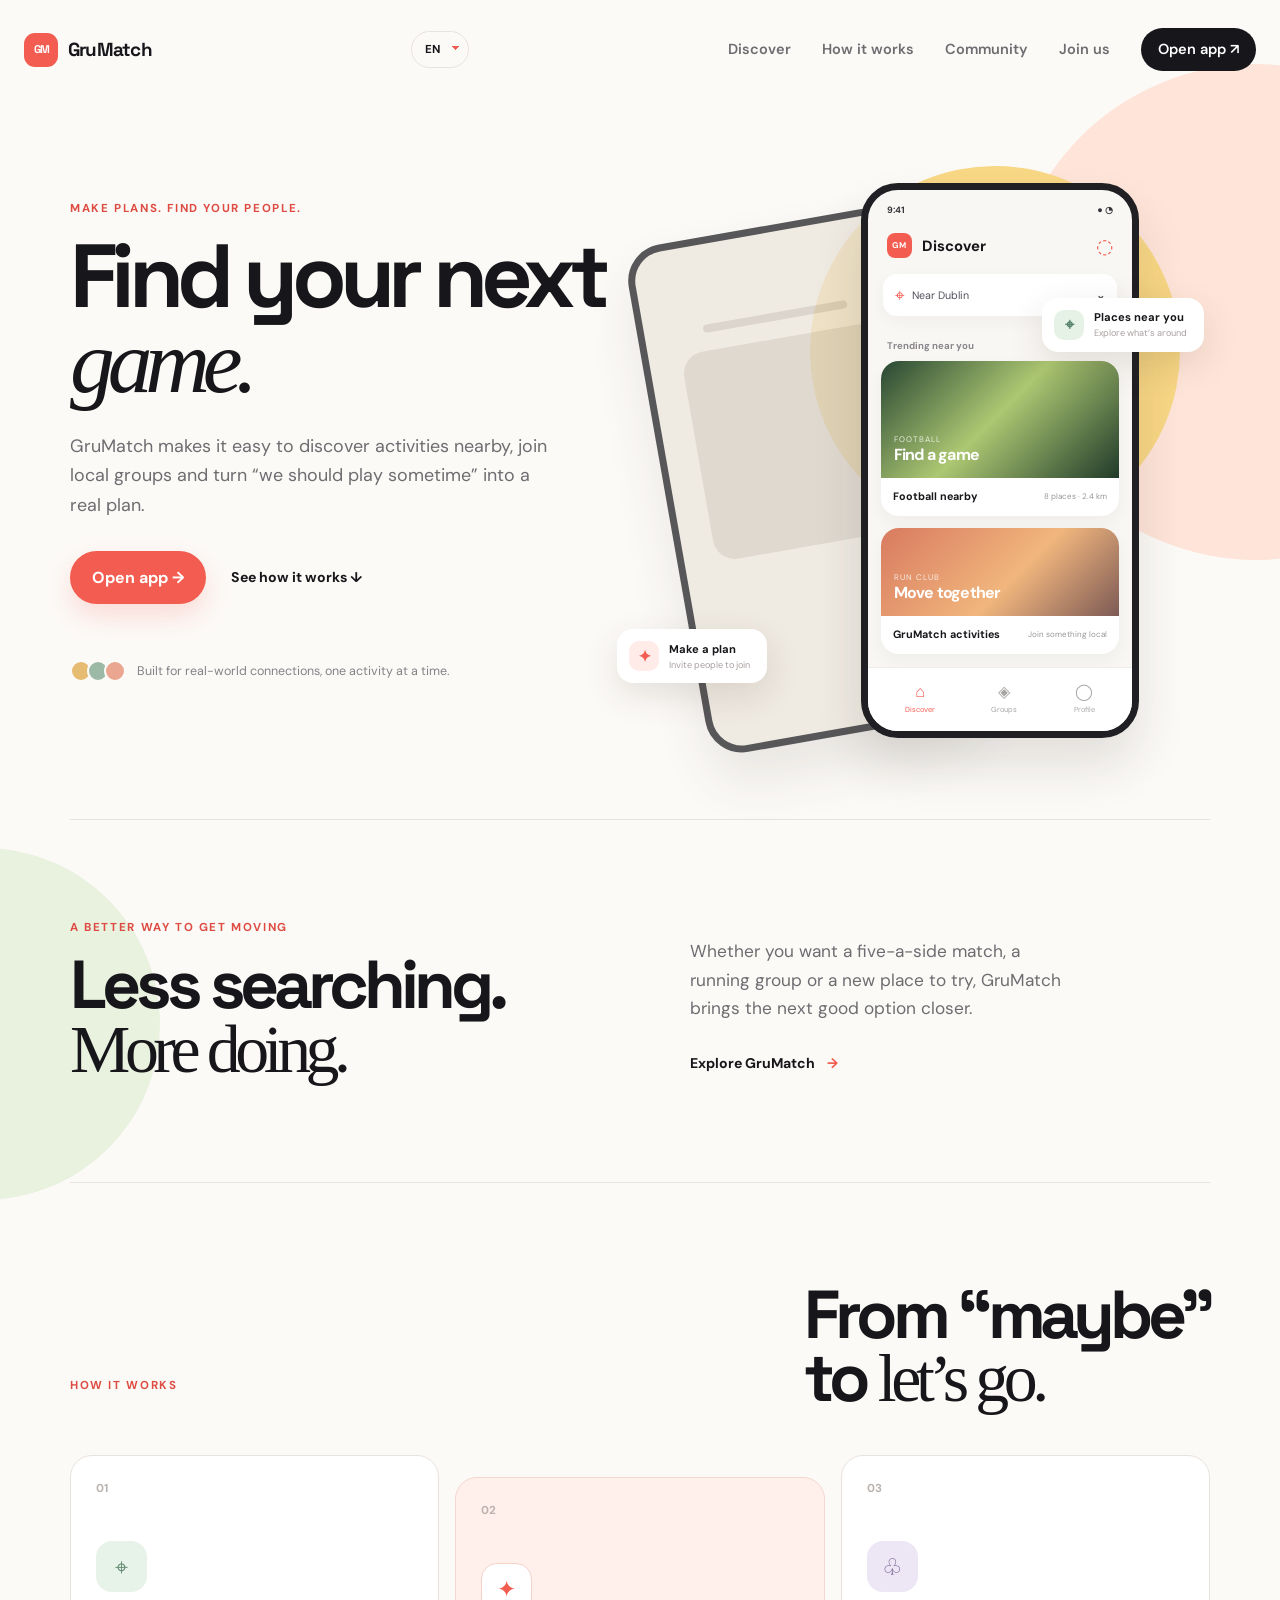
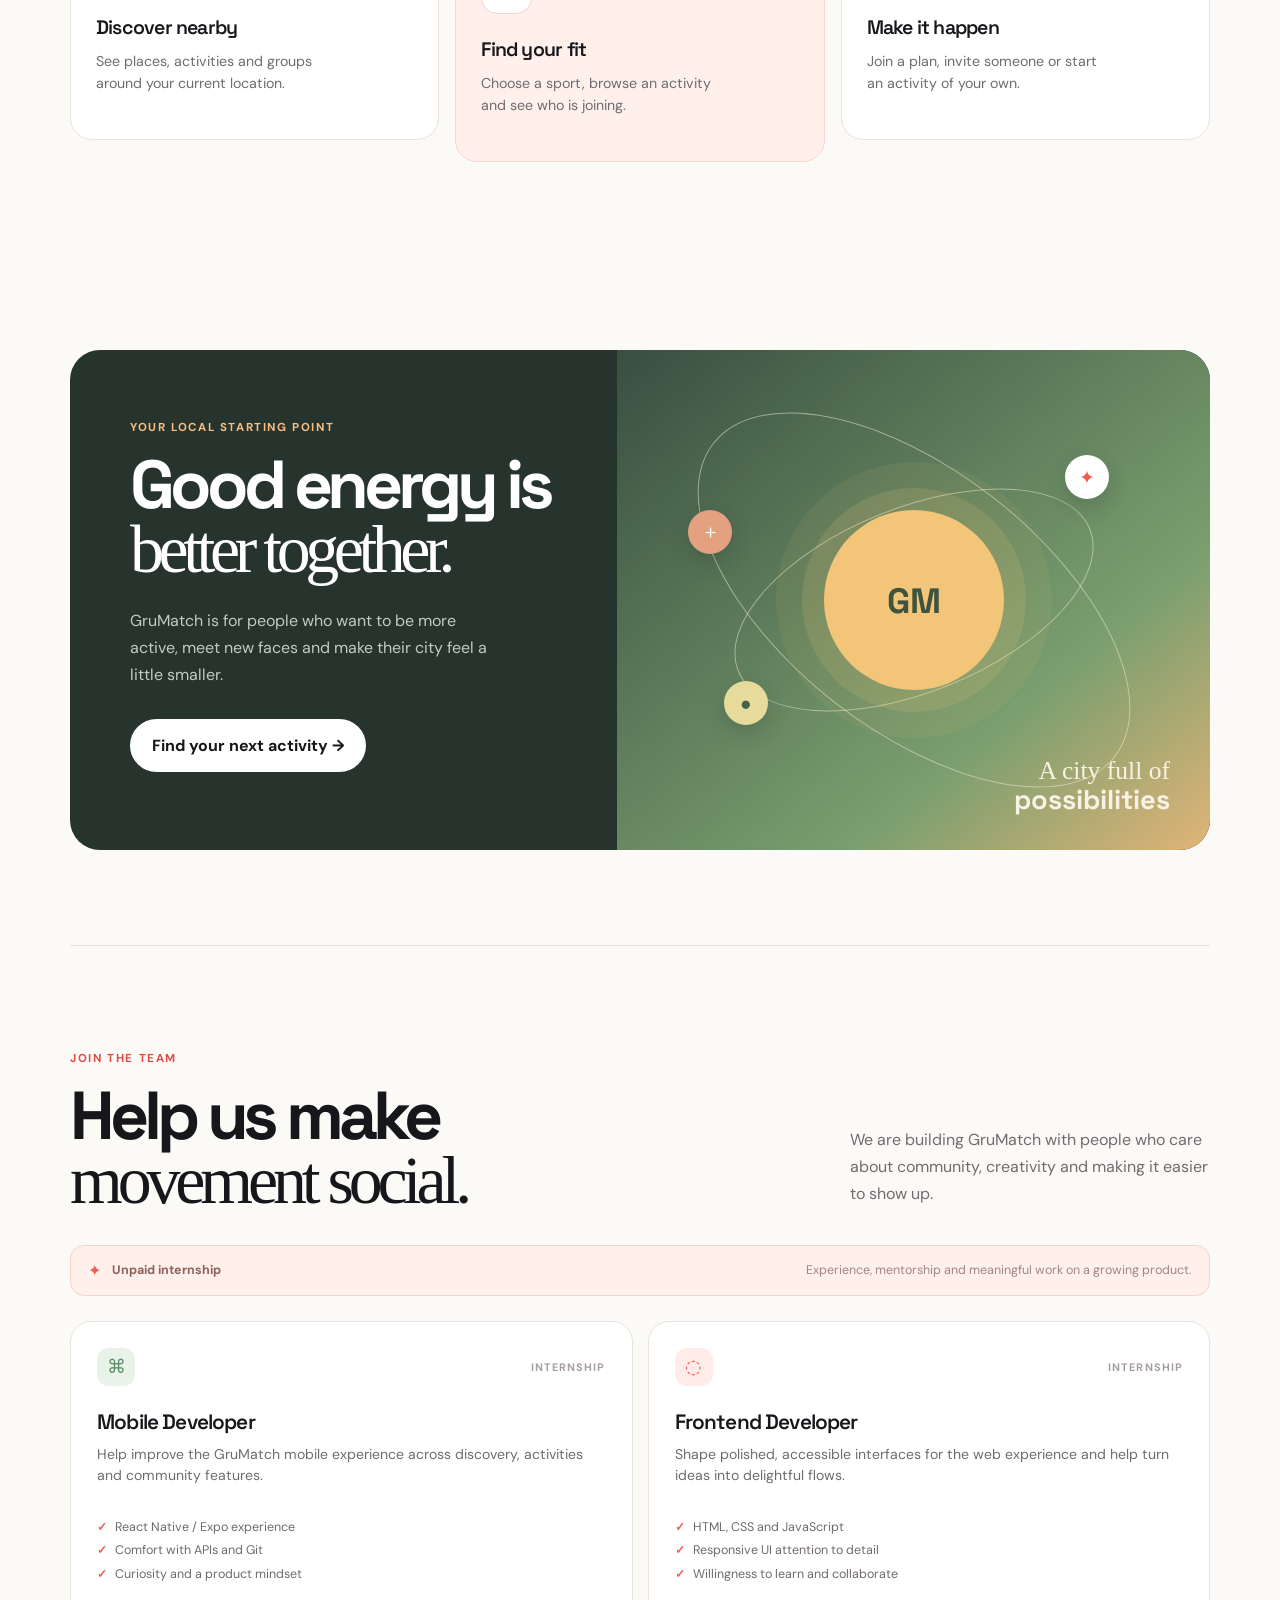
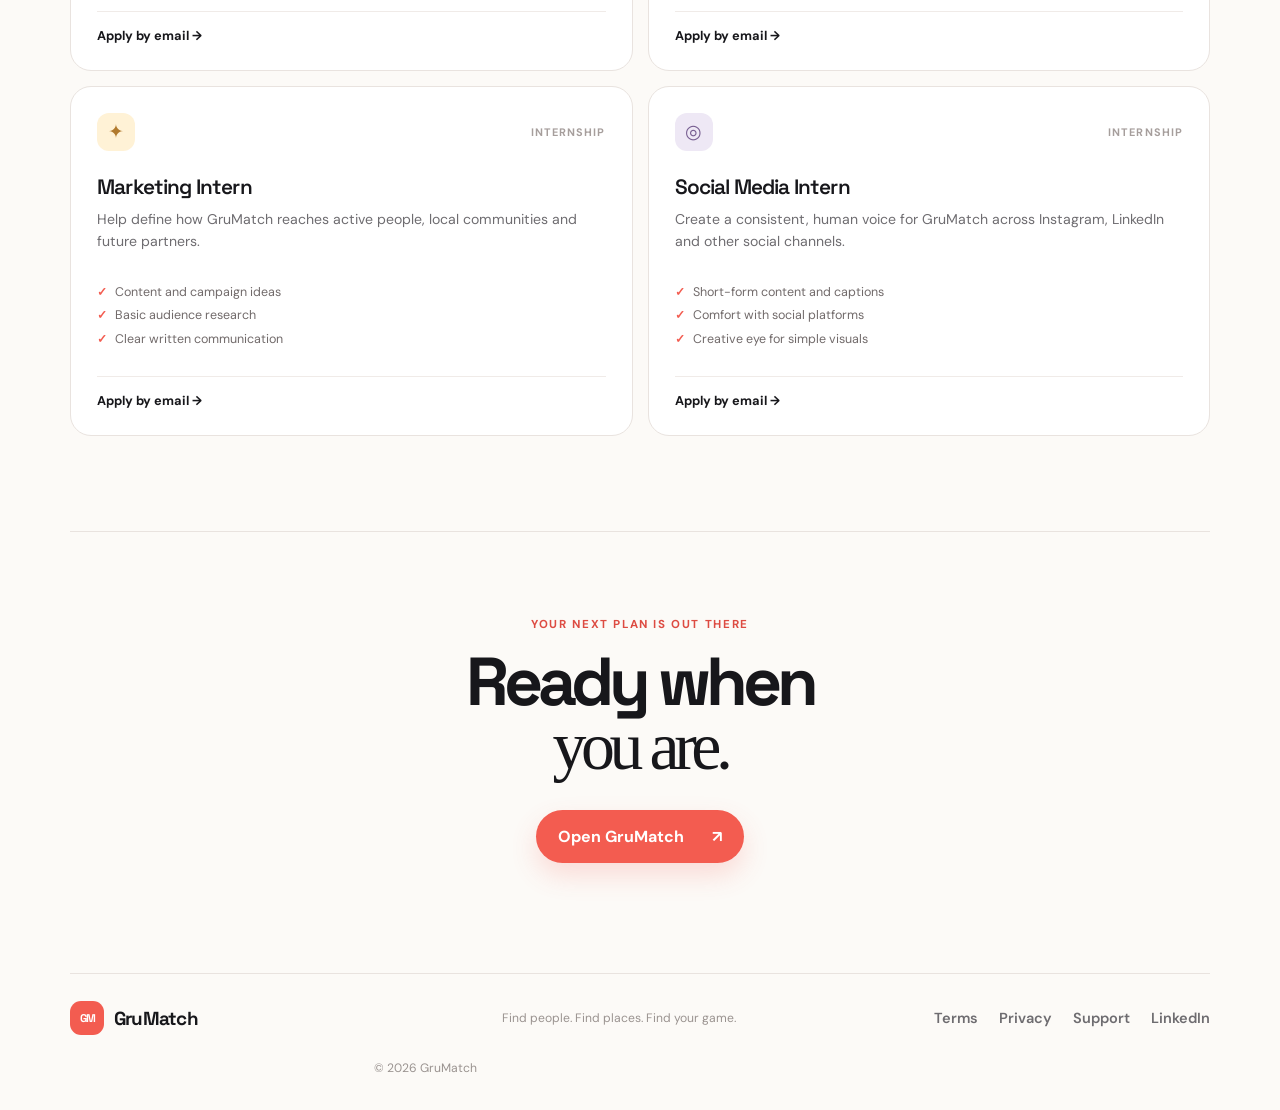
<file: index.html>
<!doctype html>
<html lang="en">
  <head>
    <meta charset="UTF-8" />
    <meta name="viewport" content="width=device-width, initial-scale=1.0" />
    <meta name="description" content="GruMatch helps you discover nearby sports, activities and people to play with." />
    <meta name="theme-color" content="#f45c4e" />
    <link rel="canonical" href="https://play.grumatch.com/" />
    <link rel="icon" type="image/svg+xml" href="share-card.svg" />
    <meta property="og:type" content="website" />
    <meta property="og:url" content="https://play.grumatch.com/" />
    <meta property="og:title" content="GruMatch — Find your next game" />
    <meta property="og:description" content="Discover sports, activities, groups and people near you with GruMatch." />
    <meta property="og:image" content="https://play.grumatch.com/share-card.svg" />
    <meta property="og:image:alt" content="GruMatch — Find your next game" />
    <meta name="twitter:card" content="summary_large_image" />
    <meta name="twitter:title" content="GruMatch — Find your next game" />
    <meta name="twitter:description" content="Discover sports, activities, groups and people near you with GruMatch." />
    <meta name="twitter:image" content="https://play.grumatch.com/share-card.svg" />
    <title>GruMatch — Find your next game</title>
    <link rel="preconnect" href="https://fonts.googleapis.com" />
    <link rel="preconnect" href="https://fonts.gstatic.com" crossorigin />
    <link href="https://fonts.googleapis.com/css2?family=DM+Sans:wght@400;500;600;700&family=Space+Grotesk:wght@500;600;700&display=swap" rel="stylesheet" />
    <link rel="stylesheet" href="style.css" />
    <link rel="stylesheet" href="careers.css" />
    <link rel="stylesheet" href="language.css" />
  </head>
  <body>
    <div class="page-glow page-glow--one" aria-hidden="true"></div>
    <div class="page-glow page-glow--two" aria-hidden="true"></div>
    <header class="site-header">
      <a class="brand" href="#top" aria-label="GruMatch home"><span class="brand-mark" aria-hidden="true"><span>G</span><span>M</span></span><span>GruMatch</span></a>
      <div class="header-actions"><label class="language-picker"><span class="sr-only">Language</span><select id="language-select" aria-label="Language"><option value="en">EN</option><option value="pt">PT</option><option value="es">ES</option><option value="fr">FR</option><option value="it">IT</option></select></label><button class="menu-toggle" type="button" aria-expanded="false" aria-controls="site-nav">Menu</button></div>
      <nav id="site-nav" class="site-nav" aria-label="Main navigation">
        <a href="#discover">Discover</a><a href="#how-it-works">How it works</a><a href="#community">Community</a><a href="#careers">Join us</a><a class="nav-cta" href="https://www.grumatch.com">Open app <span aria-hidden="true">↗</span></a>
      </nav>
    </header>
    <main id="top">
      <section class="hero section-shell">
        <div class="hero-copy">
          <p class="eyebrow"><span class="eyebrow-dot"></span> Make plans. Find your people.</p>
          <h1>Find your next <em>game.</em></h1>
          <p class="hero-lede">GruMatch makes it easy to discover activities nearby, join local groups and turn “we should play sometime” into a real plan.</p>
          <div class="hero-actions"><a class="button button--primary" href="https://www.grumatch.com">Start exploring <span aria-hidden="true">→</span></a><a class="text-link" href="#how-it-works">See how it works <span aria-hidden="true">↓</span></a></div>
          <div class="hero-note"><span class="mini-avatars" aria-hidden="true"><i></i><i></i><i></i></span><span>Built for real-world connections, one activity at a time.</span></div>
        </div>
        <div class="hero-visual" aria-label="GruMatch app preview">
          <div class="sun-disc" aria-hidden="true"></div>
          <div class="phone phone--back" aria-hidden="true"><div class="phone-top"></div><div class="ghost-line"></div><div class="ghost-card"></div></div>
          <div class="phone phone--front">
            <div class="phone-top"><span>9:41</span><span>● ◔</span></div><div class="app-header"><span class="app-logo">GM</span><strong>Discover</strong><span class="bell">◌</span></div>
            <div class="location-pill"><span>⌖</span> Near Dublin <b>⌄</b></div><p class="phone-label">Trending near you</p>
            <div class="activity-card"><div class="activity-art art--football"><span>FOOTBALL</span><strong>Find a game</strong></div><div class="activity-meta"><strong>Football nearby</strong><span>8 places · 2.4 km</span></div></div>
            <div class="activity-card"><div class="activity-art art--run"><span>RUN CLUB</span><strong>Move together</strong></div><div class="activity-meta"><strong>GruMatch activities</strong><span>Join something local</span></div></div>
            <div class="phone-tabs"><span class="active">⌂<small>Discover</small></span><span>◈<small>Groups</small></span><span>◯<small>Profile</small></span></div>
          </div>
          <div class="floating-tag floating-tag--near"><span class="tag-icon">⌖</span><span><strong>Places near you</strong><small>Explore what’s around</small></span></div><div class="floating-tag floating-tag--match"><span class="tag-icon tag-icon--coral">✦</span><span><strong>Make a plan</strong><small>Invite people to join</small></span></div>
        </div>
      </section>
      <section id="discover" class="section-shell section-block discover-block"><div class="section-intro"><p class="eyebrow">A better way to get moving</p><h2>Less searching.<br /><span>More doing.</span></h2></div><div class="discover-copy"><p>Whether you want a five-a-side match, a running group or a new place to try, GruMatch brings the next good option closer.</p><a class="arrow-link" href="https://www.grumatch.com">Explore GruMatch <span>→</span></a></div></section>
      <section id="how-it-works" class="section-shell section-block steps-block"><div class="section-heading"><p class="eyebrow">How it works</p><h2>From “maybe”<br />to <span>let’s go.</span></h2></div><div class="steps-grid"><article class="step-card"><div class="step-number">01</div><div class="step-icon step-icon--pin">⌖</div><h3>Discover nearby</h3><p>See places, activities and groups around your current location.</p></article><article class="step-card step-card--highlight"><div class="step-number">02</div><div class="step-icon step-icon--spark">✦</div><h3>Find your fit</h3><p>Choose a sport, browse an activity and see who is joining.</p></article><article class="step-card"><div class="step-number">03</div><div class="step-icon step-icon--people">♧</div><h3>Make it happen</h3><p>Join a plan, invite someone or start an activity of your own.</p></article></div></section>
      <section id="community" class="section-shell community-block"><div class="community-panel"><div class="community-copy"><p class="eyebrow">Your local starting point</p><h2>Good energy is<br /><span>better together.</span></h2><p>GruMatch is for people who want to be more active, meet new faces and make their city feel a little smaller.</p><a class="button button--light" href="https://www.grumatch.com">Find your next activity <span aria-hidden="true">→</span></a></div><div class="community-art" aria-hidden="true"><div class="orbit orbit--one"></div><div class="orbit orbit--two"></div><div class="community-sun">GM</div><div class="person person--one">✦</div><div class="person person--two">●</div><div class="person person--three">＋</div><div class="community-caption">A city full of<br /><strong>possibilities</strong></div></div></div></section>
      <section id="careers" class="section-shell careers-block">
        <div class="careers-heading"><div><p class="eyebrow">Join the team</p><h2>Help us make<br /><span>movement social.</span></h2></div><p>We are building GruMatch with people who care about community, creativity and making it easier to show up. These are unpaid internships designed to provide practical experience and portfolio-ready work.</p></div>
        <div class="careers-note"><span>✦</span><strong>Unpaid internship</strong><span>Experience, mentorship and meaningful work on a growing product.</span></div>
        <div class="job-grid">
          <article class="job-card"><div class="job-top"><span class="job-icon">⌘</span><span class="job-type">Internship</span></div><h3>Mobile Developer</h3><p>Help improve the GruMatch mobile experience across discovery, activities and community features.</p><ul><li>React Native / Expo experience</li><li>Comfort with APIs and Git</li><li>Curiosity and a product mindset</li></ul><a href="mailto:supportgrumatch@gmail.com?subject=Mobile%20Developer%20Internship" class="job-link">Apply by email <span>→</span></a></article>
          <article class="job-card"><div class="job-top"><span class="job-icon job-icon--coral">◌</span><span class="job-type">Internship</span></div><h3>Frontend Developer</h3><p>Shape polished, accessible interfaces for the web experience and help turn ideas into delightful flows.</p><ul><li>HTML, CSS and JavaScript</li><li>Responsive UI attention to detail</li><li>Willingness to learn and collaborate</li></ul><a href="mailto:supportgrumatch@gmail.com?subject=Frontend%20Developer%20Internship" class="job-link">Apply by email <span>→</span></a></article>
          <article class="job-card"><div class="job-top"><span class="job-icon job-icon--gold">✦</span><span class="job-type">Internship</span></div><h3>Marketing Intern</h3><p>Help define how GruMatch reaches active people, local communities and future partners.</p><ul><li>Content and campaign ideas</li><li>Basic audience research</li><li>Clear written communication</li></ul><a href="mailto:supportgrumatch@gmail.com?subject=Marketing%20Internship" class="job-link">Apply by email <span>→</span></a></article>
          <article class="job-card"><div class="job-top"><span class="job-icon job-icon--purple">◎</span><span class="job-type">Internship</span></div><h3>Social Media Intern</h3><p>Create a consistent, human voice for GruMatch across Instagram, LinkedIn and other social channels.</p><ul><li>Short-form content and captions</li><li>Comfort with social platforms</li><li>Creative eye for simple visuals</li></ul><a href="mailto:supportgrumatch@gmail.com?subject=Social%20Media%20Internship" class="job-link">Apply by email <span>→</span></a></article>
        </div>
      </section>
      <section class="section-shell final-cta"><p class="eyebrow">Your next plan is out there</p><h2>Ready when<br /><span>you are.</span></h2><a class="button button--primary" href="https://www.grumatch.com">Open GruMatch <span aria-hidden="true">↗</span></a></section>
    </main>
    <footer class="site-footer section-shell"><a class="brand" href="#top"><span class="brand-mark" aria-hidden="true"><span>G</span><span>M</span></span><span>GruMatch</span></a><p>Find people. Find places. Find your game.</p><div class="footer-links"><a href="https://www.grumatch.com/terms">Terms</a><a href="https://www.grumatch.com/privacy">Privacy</a><a href="mailto:supportgrumatch@gmail.com">Support</a><a href="https://www.linkedin.com/company/grumatch" target="_blank" rel="noopener noreferrer">LinkedIn</a></div><small>© 2026 GruMatch</small></footer>
    <script>
      const toggle=document.querySelector('.menu-toggle'),nav=document.querySelector('.site-nav');toggle?.addEventListener('click',()=>{const open=nav.classList.toggle('is-open');toggle.setAttribute('aria-expanded',String(open))});nav?.querySelectorAll('a').forEach(link=>link.addEventListener('click',()=>{nav.classList.remove('is-open');toggle?.setAttribute('aria-expanded','false')}));
      const copy={en:{nav:['Discover','How it works','Community','Join us','Open app ↗'],heroEyebrow:'Make plans. Find your people.',heroTitle:'Find your next <em>game.</em>',heroLead:'GruMatch makes it easy to discover activities nearby, join local groups and turn “we should play sometime” into a real plan.',heroButton:'Start exploring →',heroLink:'See how it works ↓',discoverEyebrow:'A better way to get moving',discoverTitle:'Less searching.<br><span>More doing.</span>',discoverText:'Whether you want a five-a-side match, a running group or a new place to try, GruMatch brings the next good option closer.',howEyebrow:'How it works',howTitle:'From “maybe”<br>to <span>let’s go.</span>',communityEyebrow:'Your local starting point',communityTitle:'Good energy is<br><span>better together.</span>',communityText:'GruMatch is for people who want to be more active, meet new faces and make their city feel a little smaller.',careersEyebrow:'Join the team',careersTitle:'Help us make<br><span>movement social.</span>',careersText:'We are building GruMatch with people who care about community, creativity and making it easier to show up.',finalEyebrow:'Your next plan is out there',finalTitle:'Ready when<br><span>you are.</span>'},pt:{nav:['Descobrir','Como funciona','Comunidade','Junte-se','Abrir app ↗'],heroEyebrow:'Faça planos. Encontre sua gente.',heroTitle:'Encontre seu próximo <em>jogo.</em>',heroLead:'O GruMatch ajuda você a descobrir atividades perto de você, participar de grupos locais e transformar “a gente deveria jogar qualquer dia” em um plano de verdade.',heroButton:'Começar a explorar →',heroLink:'Veja como funciona ↓',discoverEyebrow:'Uma forma melhor de se movimentar',discoverTitle:'Menos procura.<br><span>Mais ação.</span>',discoverText:'Seja uma partida de futebol, um grupo de corrida ou um lugar novo para conhecer, o GruMatch aproxima a próxima boa opção.',howEyebrow:'Como funciona',howTitle:'Do “talvez”<br>ao <span>vamos nessa.</span>',communityEyebrow:'Seu ponto de partida local',communityTitle:'Boa energia é<br><span>melhor junto.</span>',communityText:'O GruMatch é para quem quer ser mais ativo, conhecer novas pessoas e fazer a cidade parecer um pouco menor.',careersEyebrow:'Faça parte do time',careersTitle:'Ajude a tornar<br><span>o movimento social.</span>',careersText:'Estamos construindo o GruMatch com pessoas que acreditam em comunidade, criatividade e em facilitar o primeiro passo.',finalEyebrow:'Seu próximo plano está esperando',finalTitle:'Pronto quando<br><span>você estiver.</span>'}};
      const setText=(selector,value)=>{const el=document.querySelector(selector);if(el)el.innerHTML=value};const applyLanguage=(lang)=>{const c=copy[lang]||copy.en;document.documentElement.lang=lang;document.querySelectorAll('.site-nav>a').forEach((el,i)=>el.innerHTML=c.nav[i]);setText('.hero .eyebrow',c.heroEyebrow);setText('.hero h1',c.heroTitle);setText('.hero-lede',c.heroLead);setText('.hero-actions .button',c.heroButton);setText('.hero-actions .text-link',c.heroLink);setText('#discover .eyebrow',c.discoverEyebrow);setText('#discover h2',c.discoverTitle);setText('#discover .discover-copy p',c.discoverText);setText('#how-it-works .eyebrow',c.howEyebrow);setText('#how-it-works h2',c.howTitle);setText('#community .eyebrow',c.communityEyebrow);setText('#community h2',c.communityTitle);setText('#community .community-copy p:not(.eyebrow)',c.communityText);setText('#careers .eyebrow',c.careersEyebrow);setText('#careers h2',c.careersTitle);setText('#careers .careers-heading>p',c.careersText);setText('.final-cta .eyebrow',c.finalEyebrow);setText('.final-cta h2',c.finalTitle);localStorage.setItem('grumatch-language',lang)};const picker=document.querySelector('#language-select');const saved=localStorage.getItem('grumatch-language')||'en';picker.value=saved;applyLanguage(saved);picker.addEventListener('change',e=>applyLanguage(e.target.value));
    </script>
    <script src="language.js"></script>
    <script src="i18n-plus.js"></script>
  </body>
</html>
</file>
<file: style.css>
:root{--ink:#17171b;--muted:#6e6c70;--coral:#f35c50;--coral-dark:#dd4b42;--peach:#fff0ec;--cream:#fcfaf7;--line:#e9e3df;--serif:Georgia,'Times New Roman',serif;--display:'Space Grotesk',sans-serif;--body:'DM Sans',sans-serif}*{box-sizing:border-box}html{scroll-behavior:smooth}body{margin:0;background:var(--cream);color:var(--ink);font-family:var(--body);overflow-x:hidden}.page-glow{position:absolute;z-index:-1;border-radius:50%;pointer-events:none}.page-glow--one{width:31rem;height:31rem;top:4rem;right:-14rem;background:#ffe5d9}.page-glow--two{width:22rem;height:22rem;top:53rem;left:-12rem;background:#e9f1df}.section-shell{width:min(1140px,calc(100% - 48px));margin-inline:auto}.site-header{width:min(1240px,calc(100% - 48px));margin:0 auto;display:flex;align-items:center;justify-content:space-between;padding:28px 0;position:relative;z-index:5}.brand{display:inline-flex;align-items:center;gap:10px;color:var(--ink);font-family:var(--display);font-size:1.18rem;font-weight:700;text-decoration:none;letter-spacing:-.04em}.brand-mark{display:inline-grid;grid-template-columns:1fr 1fr;gap:1px;width:34px;height:34px;background:var(--coral);border-radius:11px;color:#fff;place-items:center;font-family:var(--display);font-size:.7rem;letter-spacing:-.1em;line-height:1}.site-nav{display:flex;align-items:center;gap:31px}.site-nav a,.footer-links a{color:var(--muted);text-decoration:none;font-size:.91rem;font-weight:600}.site-nav a:hover,.footer-links a:hover{color:var(--coral)}.site-nav .nav-cta{padding:12px 17px;background:var(--ink);border-radius:999px;color:#fff}.menu-toggle{display:none;background:none;border:1px solid var(--line);border-radius:99px;padding:9px 14px;font:600 .82rem var(--body)}.hero{display:grid;grid-template-columns:48% 52%;align-items:center;min-height:675px;padding:55px 0 90px}.eyebrow{margin:0 0 18px;color:var(--coral-dark);font-size:.72rem;font-weight:700;letter-spacing:.14em;text-transform:uppercase}.eyebrow-dot{display:inline-block;width:7px;height:7px;margin-right:7px;border-radius:50%;background:var(--coral)}.hero h1,.section-intro h2,.section-heading h2,.community-copy h2,.final-cta h2{margin:0;font:700 clamp(3.6rem,7vw,6.5rem)/.94 var(--display);letter-spacing:-.075em}.hero h1 em,.section-intro h2 span,.section-heading h2 span,.community-copy h2 span,.final-cta h2 span{font-family:var(--serif);font-weight:400;letter-spacing:-.08em}.hero-lede{max-width:490px;margin:28px 0 30px;color:var(--muted);font-size:1.12rem;line-height:1.65}.hero-actions{display:flex;align-items:center;gap:25px}.button{display:inline-flex;align-items:center;gap:28px;border-radius:999px;padding:16px 22px;font-weight:700;text-decoration:none;transition:transform .2s,background .2s}.button:hover{transform:translateY(-2px)}.button--primary{background:var(--coral);color:#fff;box-shadow:0 12px 27px #f35c5030}.button--primary:hover{background:var(--coral-dark)}.button--light{background:#fff;color:var(--ink)}.text-link,.arrow-link{color:var(--ink);text-decoration:none;font-size:.88rem;font-weight:700}.text-link span,.arrow-link span{margin-left:9px;color:var(--coral)}.hero-note{display:flex;align-items:center;gap:11px;margin-top:56px;color:#858187;font-size:.78rem}.mini-avatars{display:flex}.mini-avatars i{display:block;width:22px;height:22px;border:2px solid var(--cream);border-radius:50%;margin-left:-5px;background:#eaa690}.mini-avatars i:first-child{margin-left:0;background:#e6bb72}.mini-avatars i:nth-child(2){background:#9cb9a6}.hero-visual{position:relative;min-height:575px}.sun-disc{position:absolute;right:5%;top:2%;width:370px;height:370px;background:#f8d785;border-radius:50%}.phone{position:absolute;width:278px;border:7px solid #202024;border-radius:37px;background:#f9f7f4;box-shadow:0 28px 50px #2a1e191f}.phone--back{left:8%;top:12%;height:515px;transform:rotate(-10deg);background:#ebe5dc;opacity:.75}.phone--back .phone-top{height:50px}.ghost-line{width:55%;height:8px;margin:30px auto 18px;border-radius:10px;background:#d0c9bf}.ghost-card{width:76%;height:210px;margin:auto;border-radius:22px;background:#d7cfc4}.phone--front{right:12%;top:5%;height:555px;overflow:hidden;z-index:2}.phone-top{display:flex;justify-content:space-between;padding:14px 19px 5px;color:#343338;font-size:.57rem;font-weight:700}.app-header{display:flex;align-items:center;gap:10px;padding:12px 19px 15px;font-size:.93rem}.app-logo{display:grid;width:25px;height:25px;place-items:center;border-radius:8px;background:var(--coral);color:#fff;font-size:.52rem;font-weight:700}.bell{margin-left:auto;color:var(--coral);font-size:1.25rem}.location-pill{display:flex;align-items:center;gap:7px;margin:0 15px;padding:10px 12px;border-radius:14px;background:#fff;color:#55515a;font-size:.67rem;box-shadow:0 5px 15px #32200e0b}.location-pill span{color:var(--coral);font-size:1.05rem}.location-pill b{margin-left:auto}.phone-label{padding:0 19px;margin:23px 0 9px;font-size:.6rem;color:#89858b;font-weight:700}.activity-card{margin:0 13px 12px;overflow:hidden;border-radius:18px;background:#fff;box-shadow:0 7px 17px #3020150c}.activity-art{height:117px;padding:13px;display:flex;flex-direction:column;justify-content:flex-end;color:#fff}.activity-art span{font-size:.5rem;letter-spacing:.12em;opacity:.82}.activity-art strong{font-size:1rem;letter-spacing:-.05em}.art--football{background:linear-gradient(135deg,#284633,#adc872 48%,#203a2a)}.art--run{height:88px;background:linear-gradient(135deg,#d87a5f,#f1b67d 56%,#7d5a55)}.activity-meta{display:flex;justify-content:space-between;gap:5px;padding:11px 12px 13px;align-items:center}.activity-meta strong{font-size:.67rem}.activity-meta span{color:#9a9597;font-size:.5rem}.phone-tabs{position:absolute;bottom:0;left:0;right:0;display:flex;justify-content:space-around;padding:13px 9px 17px;background:#fff;border-top:1px solid #f0ece9}.phone-tabs span{display:flex;align-items:center;flex-direction:column;color:#aaa5a5;font-size:1rem}.phone-tabs span.active{color:var(--coral)}.phone-tabs small{margin-top:3px;font-size:.46rem}.floating-tag{display:flex;position:absolute;align-items:center;gap:10px;z-index:3;padding:12px 17px 12px 12px;background:#fff;border-radius:16px;box-shadow:0 12px 35px #432d2020}.floating-tag strong,.floating-tag small{display:block}.floating-tag strong{font-size:.7rem}.floating-tag small{margin-top:3px;color:#aaa0a0;font-size:.57rem}.tag-icon{display:grid;width:30px;height:30px;place-items:center;border-radius:10px;background:#e6f2e6;color:#56836a;font-weight:700}.tag-icon--coral{background:#ffebe7;color:var(--coral)}.floating-tag--near{top:25%;right:1%}.floating-tag--match{bottom:8%;left:0}.section-block{padding:100px 0}.discover-block{display:grid;grid-template-columns:1fr 1fr;gap:100px;border-top:1px solid var(--line)}.section-intro h2,.section-heading h2,.community-copy h2,.final-cta h2{font-size:clamp(3rem,5.3vw,5.3rem)}.discover-copy{align-self:end;max-width:380px;padding-bottom:9px}.discover-copy p{margin:0 0 29px;color:var(--muted);font-size:1.08rem;line-height:1.65}.steps-block{border-top:1px solid var(--line)}.section-heading{display:flex;align-items:end;justify-content:space-between;margin-bottom:44px}.steps-grid{display:grid;grid-template-columns:repeat(3,1fr);gap:16px}.step-card{position:relative;min-height:285px;padding:25px;border:1px solid var(--line);border-radius:22px;background:#fff}.step-card--highlight{background:var(--peach);border-color:#f6d6ce;transform:translateY(22px)}.step-number{color:#b9b2ad;font-size:.72rem;font-weight:700}.step-icon{display:grid;width:51px;height:51px;margin:45px 0 23px;place-items:center;border-radius:16px;background:#e7f2e8;color:#628a70;font-size:1.45rem}.step-icon--spark{background:#fff;color:var(--coral);border:1px solid #f5d1ca}.step-icon--people{background:#ede7f5;color:#776292}.step-card h3{margin:0 0 10px;font:600 1.22rem var(--display);letter-spacing:-.04em}.step-card p{max-width:230px;margin:0;color:var(--muted);font-size:.89rem;line-height:1.55}.community-block{padding:110px 0 95px}.community-panel{display:grid;grid-template-columns:48% 52%;min-height:500px;overflow:hidden;border-radius:30px;background:#26342d;color:#fff}.community-copy{padding:70px 60px}.community-copy .eyebrow{color:#f8bd83}.community-copy p:not(.eyebrow){max-width:360px;margin:25px 0 31px;color:#c1cbc4;line-height:1.7}.community-art{position:relative;overflow:hidden;background:linear-gradient(140deg,#384f41,#7b9f6f 70%,#e1b477)}.community-sun{position:absolute;left:50%;top:50%;display:grid;width:180px;height:180px;place-items:center;transform:translate(-50%,-50%);border-radius:50%;background:#f2c579;color:#40533f;font:700 2.2rem var(--display);box-shadow:0 0 0 22px #f2c57925,0 0 0 48px #f2c57912}.orbit{position:absolute;left:50%;top:50%;border:1px solid #f8f2dc80;border-radius:50%;transform:translate(-50%,-50%) rotate(-22deg)}.orbit--one{width:380px;height:185px}.orbit--two{width:510px;height:260px;transform:translate(-50%,-50%) rotate(38deg)}.person{position:absolute;display:grid;width:44px;height:44px;place-items:center;border-radius:50%;background:#fff;color:var(--coral);font-size:1.2rem;box-shadow:0 8px 20px #26342d38}.person--one{top:21%;right:17%}.person--two{bottom:25%;left:18%;background:#e7db9c;color:#43604a}.person--three{top:32%;left:12%;background:#e3a17f;color:#fff}.community-caption{position:absolute;right:40px;bottom:35px;text-align:right;color:#f8f1e5;font:400 1.6rem/1.1 var(--serif)}.community-caption strong{font-family:var(--display);font-size:1.7rem}.final-cta{padding:85px 0 110px;text-align:center;border-top:1px solid var(--line)}.final-cta h2{margin-bottom:32px}.site-footer{display:grid;grid-template-columns:1fr 1fr auto;align-items:center;gap:25px;padding:27px 0 34px;border-top:1px solid var(--line)}.site-footer p,.site-footer small{color:#9a9390;font-size:.76rem}.site-footer p{margin:0}.footer-links{display:flex;justify-content:center;gap:21px}.site-footer small{text-align:right}@media(max-width:850px){.site-header{padding:20px 0}.menu-toggle{display:block}.site-nav{display:none;position:absolute;left:0;right:0;top:72px;flex-direction:column;align-items:stretch;gap:0;padding:10px;border:1px solid var(--line);border-radius:16px;background:#fff;box-shadow:0 15px 35px #27160e1b}.site-nav.is-open{display:flex}.site-nav a{padding:14px 12px}.site-nav .nav-cta{text-align:center}.hero{grid-template-columns:1fr;padding-top:40px}.hero-copy{max-width:620px}.hero-visual{margin:35px auto 0;width:min(100%,540px)}.discover-block{gap:42px}.community-copy{padding:55px 36px}.site-footer{grid-template-columns:1fr 1fr}.site-footer p{display:none}.site-footer small{text-align:left}}@media(max-width:560px){.section-shell,.site-header{width:calc(100% - 34px)}.hero{min-height:auto;padding:36px 0 50px}.hero h1{font-size:3.55rem}.hero-lede{font-size:1rem}.hero-actions{align-items:flex-start;flex-direction:column;gap:18px}.hero-note{margin-top:38px;line-height:1.4}.hero-visual{min-height:500px;transform:scale(.84);transform-origin:top center;width:120%;margin-left:-10%;margin-bottom:-68px}.sun-disc{width:295px;height:295px}.phone--front{right:8%}.phone--back{left:2%}.floating-tag--near{right:-3%}.floating-tag--match{left:-2%}.section-block{padding:73px 0}.discover-block{display:block}.discover-copy{margin-top:30px}.section-heading{display:block;margin-bottom:29px}.steps-grid{grid-template-columns:1fr;gap:12px}.step-card--highlight{transform:none}.step-card{min-height:220px}.step-icon{margin:28px 0 18px}.community-block{padding:65px 0}.community-panel{display:block}.community-copy{padding:45px 27px}.community-art{min-height:330px}.site-footer{display:flex;flex-wrap:wrap;justify-content:space-between}.footer-links{order:3;width:100%;justify-content:flex-start}.site-footer small{margin-left:auto}.final-cta{padding:70px 0 85px}}
</file>
<file: careers.css>
.careers-block{padding:105px 0 95px;border-top:1px solid var(--line)}
.careers-heading{display:grid;grid-template-columns:1fr 360px;align-items:end;gap:80px;margin-bottom:32px}
.careers-heading h2{margin:0;font:700 clamp(3rem,5.3vw,5.3rem)/.94 var(--display);letter-spacing:-.075em}
.careers-heading h2 span{font-family:var(--serif);font-weight:400}
.careers-heading>p{margin:0 0 5px;color:var(--muted);font-size:1rem;line-height:1.7}
.careers-note{display:flex;align-items:center;gap:11px;margin-bottom:25px;padding:14px 17px;border:1px solid #f3d4cb;border-radius:14px;background:var(--peach);color:#8c625c;font-size:.78rem}
.careers-note span:first-child{color:var(--coral);font-size:1rem}.careers-note span:last-child{margin-left:auto;color:#a4857f}
.job-grid{display:grid;grid-template-columns:repeat(2,1fr);gap:15px}.job-card{padding:26px;border:1px solid var(--line);border-radius:21px;background:#fff;transition:transform .2s,box-shadow .2s}.job-card:hover{transform:translateY(-3px);box-shadow:0 16px 35px #3921160c}.job-top{display:flex;align-items:center;justify-content:space-between}.job-icon{display:grid;width:38px;height:38px;place-items:center;border-radius:12px;background:#e8f2e8;color:#5f8c68;font-size:1.18rem}.job-icon--coral{background:#ffebe7;color:var(--coral)}.job-icon--gold{background:#fff2d6;color:#b17a2e}.job-icon--purple{background:#eee8f5;color:#765d90}.job-type{color:#a69e9c;font-size:.68rem;font-weight:700;text-transform:uppercase;letter-spacing:.1em}.job-card h3{margin:23px 0 9px;font:600 1.3rem var(--display);letter-spacing:-.04em}.job-card>p{min-height:55px;margin:0;color:var(--muted);font-size:.88rem;line-height:1.55}.job-card ul{margin:17px 0 24px;padding:0;list-style:none;color:#716a6a;font-size:.78rem;line-height:1.9}.job-card li:before{content:'✓';margin-right:8px;color:var(--coral);font-weight:700}.job-link{display:flex;align-items:center;justify-content:space-between;padding-top:15px;border-top:1px solid #f0ebe8;color:var(--ink);font-size:.8rem;font-weight:700;text-decoration:none}.job-link span{color:var(--coral);font-size:1.1rem}
@media(max-width:850px){.careers-heading{grid-template-columns:1fr;gap:27px}.careers-heading>p{max-width:560px}.job-grid{grid-template-columns:1fr}}
@media(max-width:560px){.careers-block{padding:73px 0 65px}.careers-note{align-items:flex-start;flex-wrap:wrap}.careers-note span:last-child{width:100%;margin-left:28px}.job-card{padding:22px}.job-card>p{min-height:0}}
</file>
<file: language.css>
.header-actions{display:flex;align-items:center;gap:10px}.language-picker{display:inline-flex;align-items:center}.language-picker select{appearance:none;border:1px solid var(--line);border-radius:999px;background:var(--cream);padding:10px 28px 10px 13px;color:var(--ink);font:700 .72rem var(--body);cursor:pointer;background-image:linear-gradient(45deg,transparent 50%,var(--coral) 50%),linear-gradient(135deg,var(--coral) 50%,transparent 50%);background-position:calc(100% - 12px) 14px,calc(100% - 8px) 14px;background-size:4px 4px,4px 4px;background-repeat:no-repeat}.brand-mark{display:flex;align-items:center;justify-content:center;gap:0}.brand-mark span{width:auto;transform:none!important}.sr-only{position:absolute;width:1px;height:1px;padding:0;margin:-1px;overflow:hidden;clip:rect(0,0,0,0);white-space:nowrap;border:0}@media(max-width:850px){.header-actions{gap:8px}.language-picker select{padding:9px 25px 9px 11px}}
</file>
